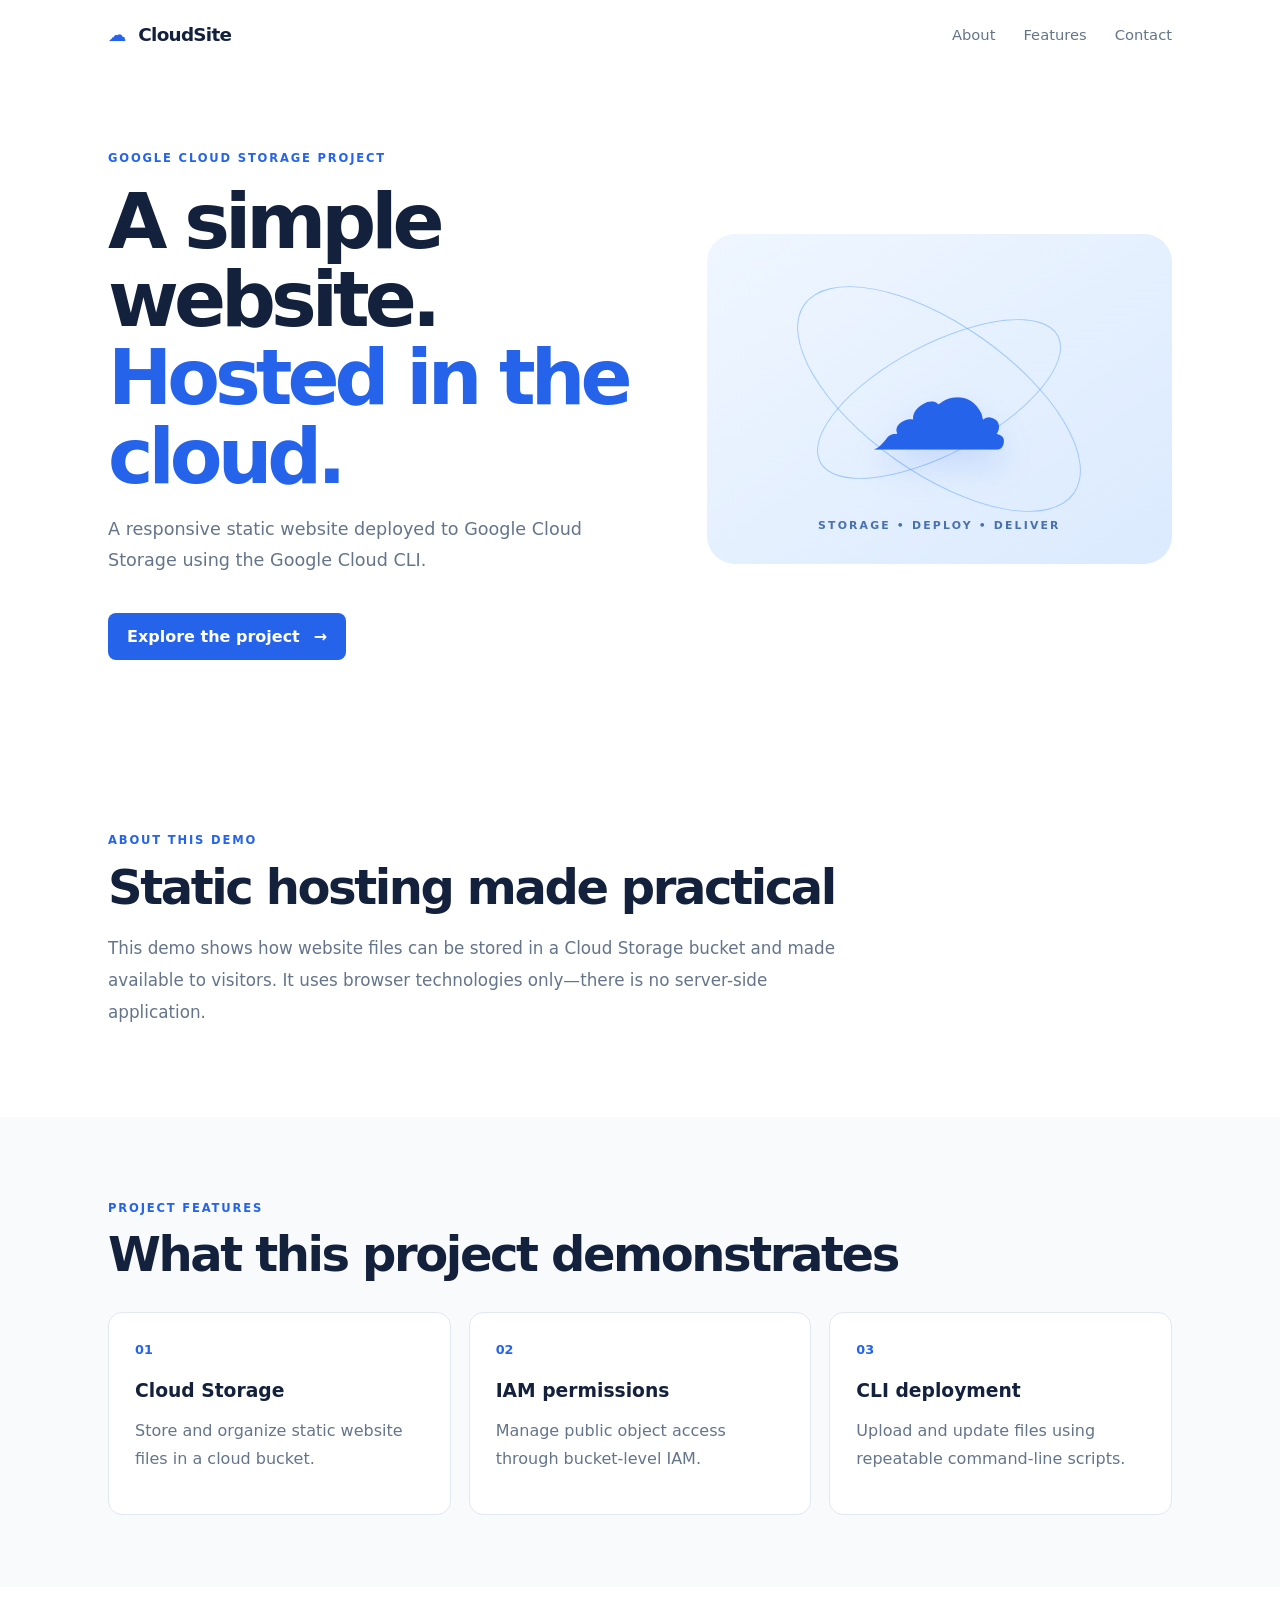
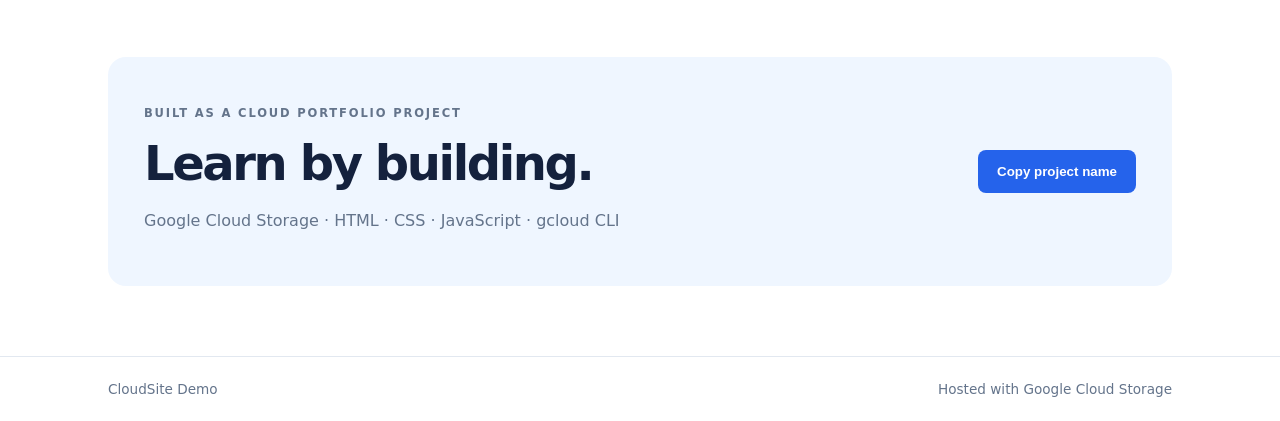
<file: website/index.html>
<!doctype html>
<html lang="en">
<head>
  <meta charset="utf-8">
  <meta name="viewport" content="width=device-width, initial-scale=1">
  <meta name="description" content="A responsive static website hosted with Google Cloud Storage.">
  <title>Cloud Storage Static Website</title>
  <link rel="stylesheet" href="assets/style.css">
  <script src="assets/script.js" defer></script>
</head>
<body>
  <header class="site-header">
    <a class="brand" href="index.html" aria-label="CloudSite home"><span class="brand-mark">☁</span> CloudSite</a>
    <nav aria-label="Main navigation">
      <a href="#about">About</a>
      <a href="#services">Features</a>
      <a href="#contact">Contact</a>
    </nav>
  </header>

  <main>
    <section class="hero">
      <div class="hero-copy">
        <p class="eyebrow">GOOGLE CLOUD STORAGE PROJECT</p>
        <h1>A simple website.<br><span>Hosted in the cloud.</span></h1>
        <p class="intro">A responsive static website deployed to Google Cloud Storage using the Google Cloud CLI.</p>
        <a class="primary-button" href="#about">Explore the project <span aria-hidden="true">→</span></a>
      </div>
      <div class="cloud-art" aria-hidden="true">
        <div class="cloud">☁</div>
        <div class="orbit orbit-one"></div>
        <div class="orbit orbit-two"></div>
        <div class="cloud-caption">STORAGE • DEPLOY • DELIVER</div>
      </div>
    </section>

    <section class="section" id="about">
      <p class="eyebrow">ABOUT THIS DEMO</p>
      <h2>Static hosting made practical</h2>
      <p class="section-copy">This demo shows how website files can be stored in a Cloud Storage bucket and made available to visitors. It uses browser technologies only—there is no server-side application.</p>
    </section>

    <section class="section feature-section" id="services">
      <p class="eyebrow">PROJECT FEATURES</p>
      <h2>What this project demonstrates</h2>
      <div class="feature-grid">
        <article class="feature-card"><span>01</span><h3>Cloud Storage</h3><p>Store and organize static website files in a cloud bucket.</p></article>
        <article class="feature-card"><span>02</span><h3>IAM permissions</h3><p>Manage public object access through bucket-level IAM.</p></article>
        <article class="feature-card"><span>03</span><h3>CLI deployment</h3><p>Upload and update files using repeatable command-line scripts.</p></article>
      </div>
    </section>

    <section class="contact" id="contact">
      <div><p class="eyebrow">BUILT AS A CLOUD PORTFOLIO PROJECT</p><h2>Learn by building.</h2><p>Google Cloud Storage · HTML · CSS · JavaScript · gcloud CLI</p></div>
      <button class="copy-button" id="copyProject" type="button">Copy project name</button>
    </section>
  </main>

  <footer><span>CloudSite Demo</span><span>Hosted with Google Cloud Storage</span></footer>
  <div class="toast" id="toast" role="status" aria-live="polite"></div>
</body>
</html>
</file>
<file: website/assets/style.css>
:root {
  --ink: #14213d;
  --muted: #64748b;
  --blue: #2563eb;
  --pale: #eff6ff;
  --line: #e2e8f0;
}
* { box-sizing: border-box; }
html { scroll-behavior: smooth; }
body { margin: 0; color: var(--ink); background: #fff; font-family: Inter, ui-sans-serif, system-ui, -apple-system, BlinkMacSystemFont, "Segoe UI", sans-serif; }
.site-header { max-width: 1120px; margin: auto; padding: 24px 28px; display: flex; justify-content: space-between; align-items: center; }
.brand { color: var(--ink); text-decoration: none; font-size: 1.15rem; font-weight: 800; letter-spacing: -.04em; }
.brand-mark { color: var(--blue); margin-right: 7px; }
nav { display: flex; gap: 28px; }
nav a { color: var(--muted); text-decoration: none; font-size: .92rem; }
nav a:hover { color: var(--blue); }
.hero { max-width: 1120px; min-height: 510px; margin: auto; padding: 70px 28px 90px; display: grid; grid-template-columns: 1.1fr .9fr; gap: 30px; align-items: center; }
.eyebrow { color: var(--blue); font-size: .72rem; font-weight: 800; letter-spacing: .16em; }
h1 { font-size: clamp(2.8rem, 6vw, 5.2rem); line-height: 1.02; letter-spacing: -.065em; margin: 18px 0; }
h1 span { color: var(--blue); }
.intro { max-width: 520px; color: var(--muted); font-size: 1.1rem; line-height: 1.8; }
.primary-button, .copy-button { display: inline-flex; gap: 14px; align-items: center; border: 0; border-radius: 8px; background: var(--blue); color: #fff; padding: 14px 19px; text-decoration: none; font-weight: 700; margin-top: 18px; cursor: pointer; }
.primary-button:hover, .copy-button:hover { background: #1d4ed8; }
.cloud-art { min-height: 330px; border-radius: 28px; background: linear-gradient(145deg, #eff6ff, #dbeafe); display: grid; place-items: center; position: relative; overflow: hidden; }
.cloud { font-size: 9rem; color: var(--blue); filter: drop-shadow(0 16px 16px #2563eb25); z-index: 1; }
.orbit { position: absolute; border: 1px solid #60a5fa88; border-radius: 50%; width: 270px; height: 110px; transform: rotate(-28deg); }
.orbit-two { transform: rotate(35deg); width: 330px; height: 150px; }
.cloud-caption { position: absolute; bottom: 32px; color: #4772ad; font-size: .68rem; letter-spacing: .2em; font-weight: 800; }
.section { max-width: 1120px; margin: auto; padding: 72px 28px; }
h2 { font-size: clamp(2rem, 4vw, 3rem); letter-spacing: -.05em; margin: 10px 0 18px; }
.section-copy { max-width: 760px; color: var(--muted); line-height: 1.9; font-size: 1.05rem; }
.feature-section { background: #f8fafc; max-width: none; padding-left: max(28px, calc((100% - 1064px)/2)); padding-right: max(28px, calc((100% - 1064px)/2)); }
.feature-grid { display: grid; grid-template-columns: repeat(3, 1fr); gap: 18px; margin-top: 30px; }
.feature-card { padding: 26px; border: 1px solid var(--line); border-radius: 14px; background: #fff; }
.feature-card span { color: var(--blue); font-weight: 800; font-size: .8rem; }
.feature-card h3 { margin: 22px 0 8px; }
.feature-card p, .contact p { color: var(--muted); line-height: 1.7; }
.contact { max-width: 1064px; margin: 70px auto; padding: 36px; border-radius: 18px; background: var(--pale); display: flex; justify-content: space-between; align-items: center; gap: 24px; }
.contact h2 { margin-bottom: 6px; }
.copy-button { margin: 0; white-space: nowrap; }
footer { border-top: 1px solid var(--line); padding: 24px max(28px, calc((100% - 1064px)/2)); display: flex; justify-content: space-between; color: var(--muted); font-size: .85rem; }
.toast { position: fixed; bottom: 24px; left: 50%; transform: translateX(-50%); background: var(--ink); color: #fff; border-radius: 8px; padding: 12px 18px; opacity: 0; pointer-events: none; transition: opacity .2s; }
.toast.show { opacity: 1; }
.not-found { min-height: 100vh; display: grid; place-items: center; background: var(--pale); padding: 24px; }
.not-found-card { max-width: 560px; background: #fff; border-radius: 20px; padding: 48px; box-shadow: 0 16px 50px #14213d12; }
.not-found-card h1 { font-size: clamp(2.5rem, 8vw, 4rem); }
@media (max-width: 720px) {
  .site-header { padding: 20px; } nav { gap: 14px; } nav a { font-size: .82rem; }
  .hero { grid-template-columns: 1fr; padding-top: 45px; } .cloud-art { min-height: 250px; }
  .feature-grid { grid-template-columns: 1fr; } .contact { margin: 40px 20px; padding: 26px; flex-direction: column; align-items: flex-start; }
  footer { gap: 10px; flex-direction: column; }
}
</file>
